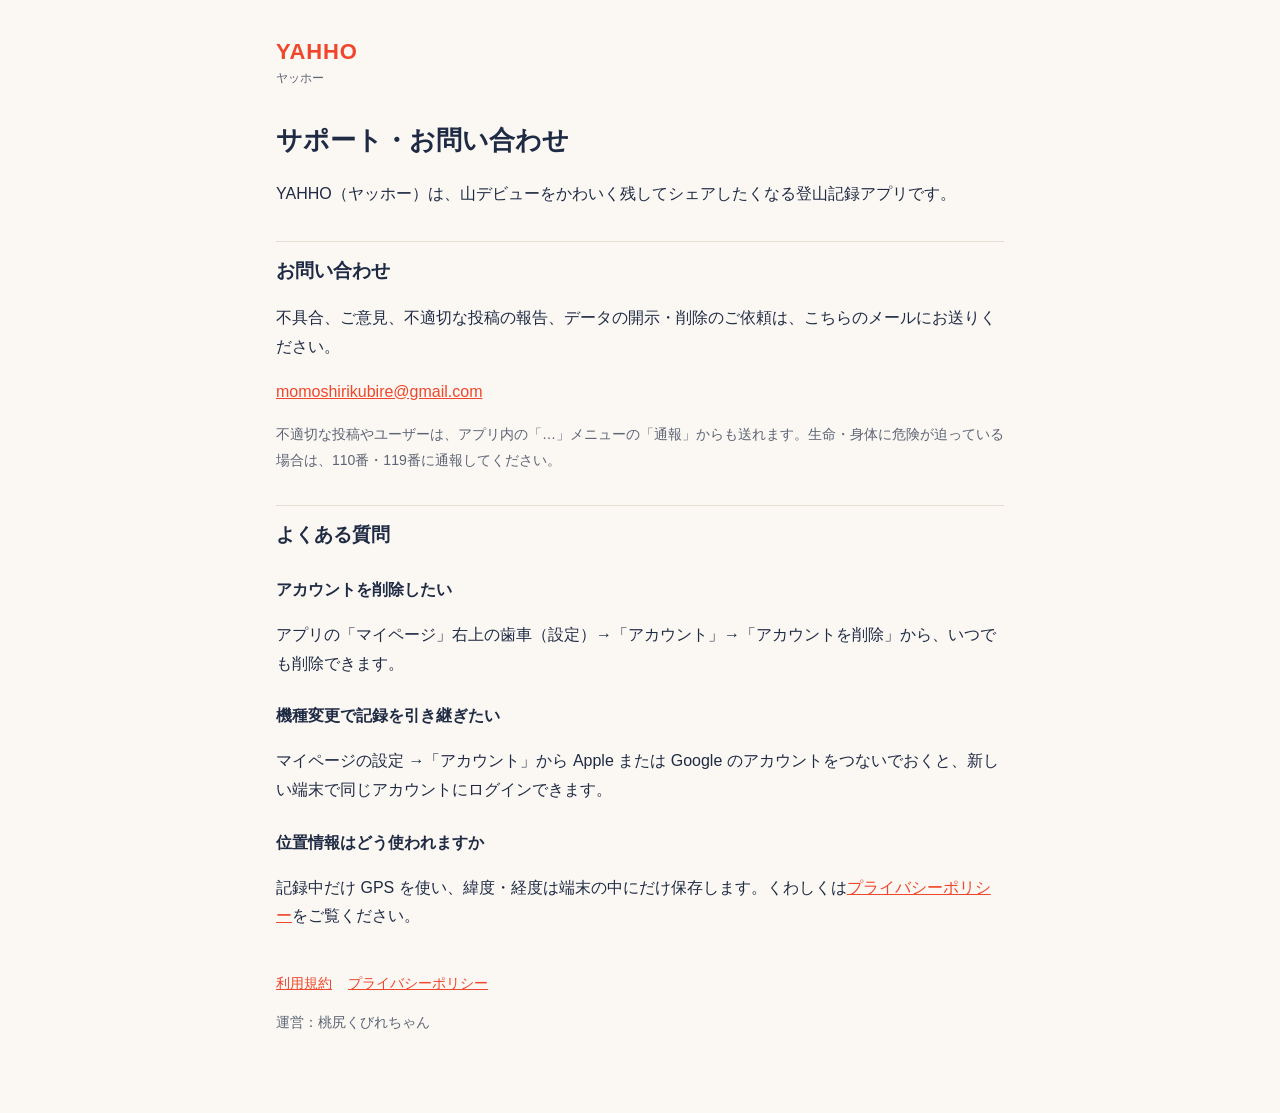
<file: index.html>
<!doctype html>
<html lang="ja">
<head>
<meta charset="utf-8">
<meta name="viewport" content="width=device-width, initial-scale=1">
<title>YAHHO サポート</title>
<link rel="stylesheet" href="style.css">
</head>
<body>
<main>
<header><a href="./">YAHHO</a><small>ヤッホー</small></header>
<h1>サポート・お問い合わせ</h1>
<p>YAHHO（ヤッホー）は、山デビューをかわいく残してシェアしたくなる登山記録アプリです。</p>

<h2>お問い合わせ</h2>
<p>不具合、ご意見、不適切な投稿の報告、データの開示・削除のご依頼は、こちらのメールにお送りください。</p>
<p><a href="mailto:momoshirikubire@gmail.com">momoshirikubire@gmail.com</a></p>
<p class="muted">不適切な投稿やユーザーは、アプリ内の「…」メニューの「通報」からも送れます。生命・身体に危険が迫っている場合は、110番・119番に通報してください。</p>

<h2>よくある質問</h2>
<h3>アカウントを削除したい</h3>
<p>アプリの「マイページ」右上の歯車（設定）→「アカウント」→「アカウントを削除」から、いつでも削除できます。</p>
<h3>機種変更で記録を引き継ぎたい</h3>
<p>マイページの設定 →「アカウント」から Apple または Google のアカウントをつないでおくと、新しい端末で同じアカウントにログインできます。</p>
<h3>位置情報はどう使われますか</h3>
<p>記録中だけ GPS を使い、緯度・経度は端末の中にだけ保存します。くわしくは<a href="privacy.html">プライバシーポリシー</a>をご覧ください。</p>

<nav><a href="terms.html">利用規約</a><a href="privacy.html">プライバシーポリシー</a></nav>
<p class="muted">運営：桃尻くびれちゃん</p>
</main>
</body>
</html>
</file>
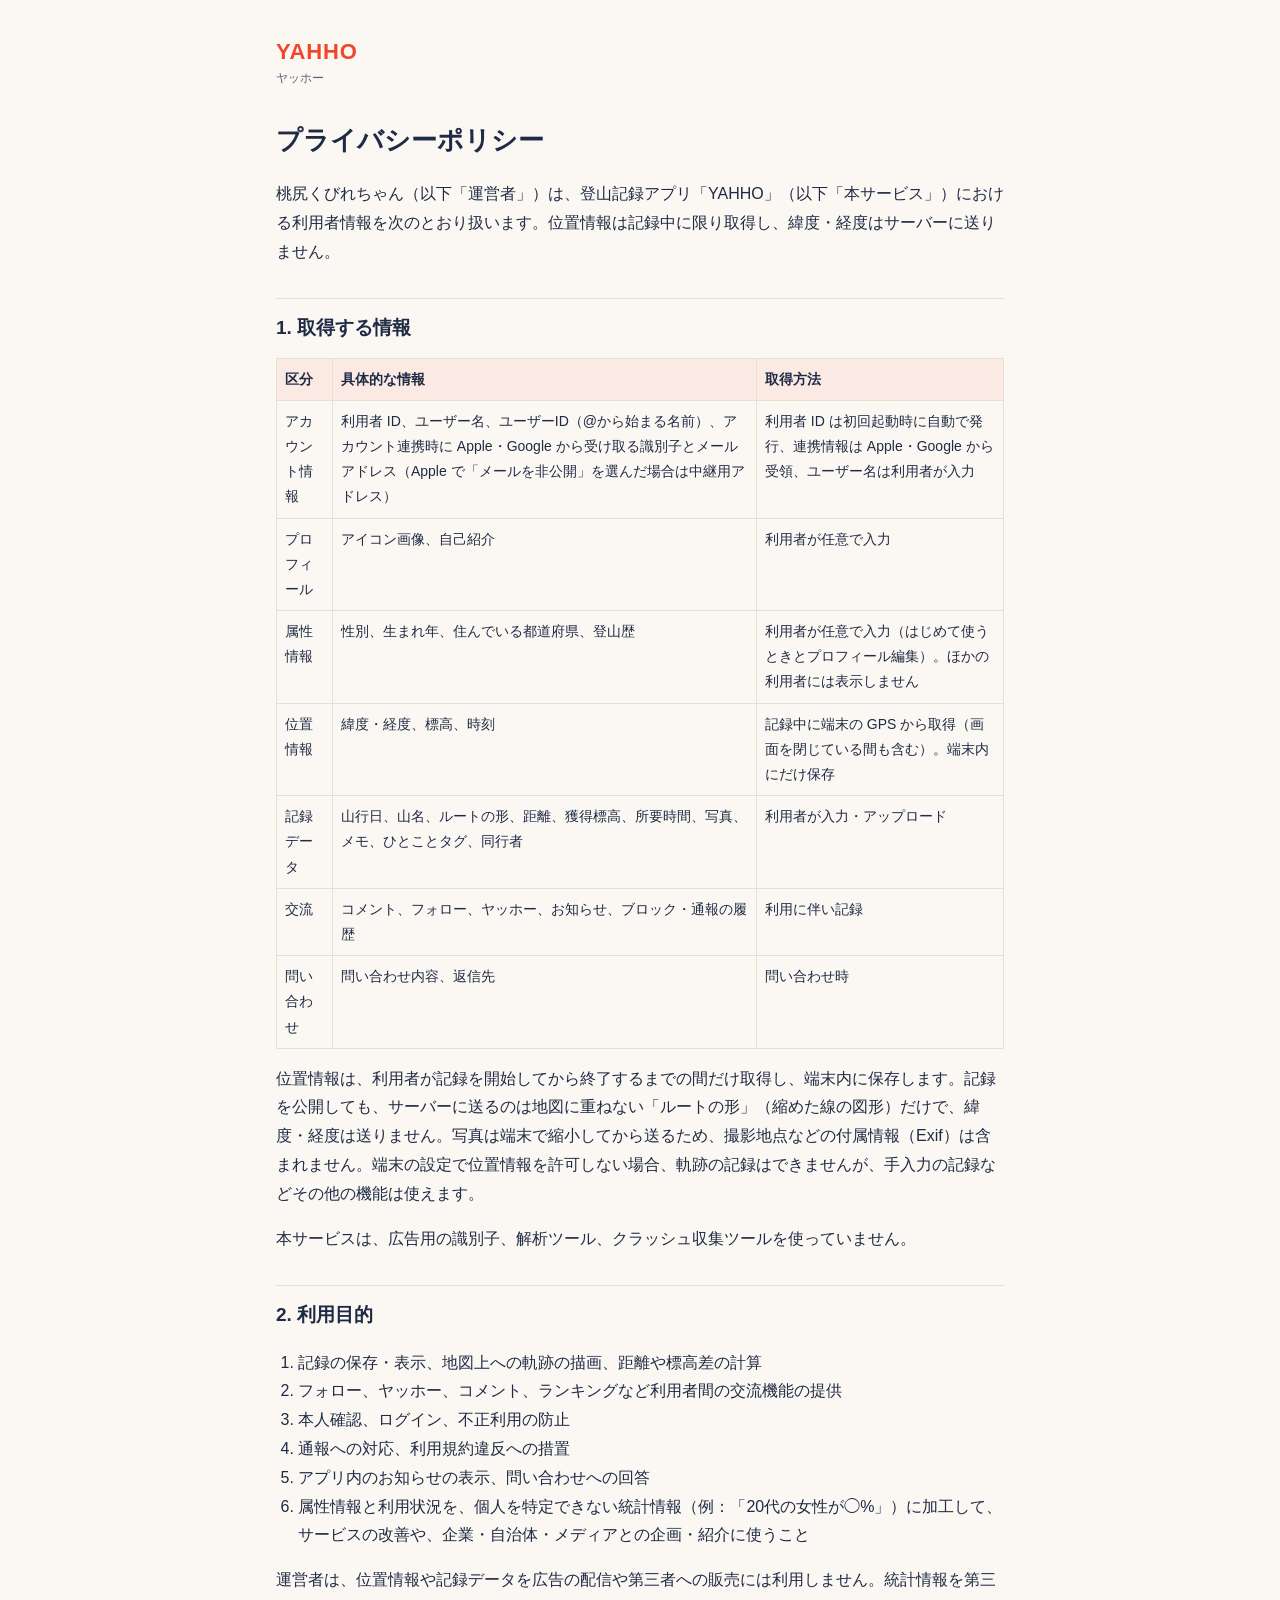
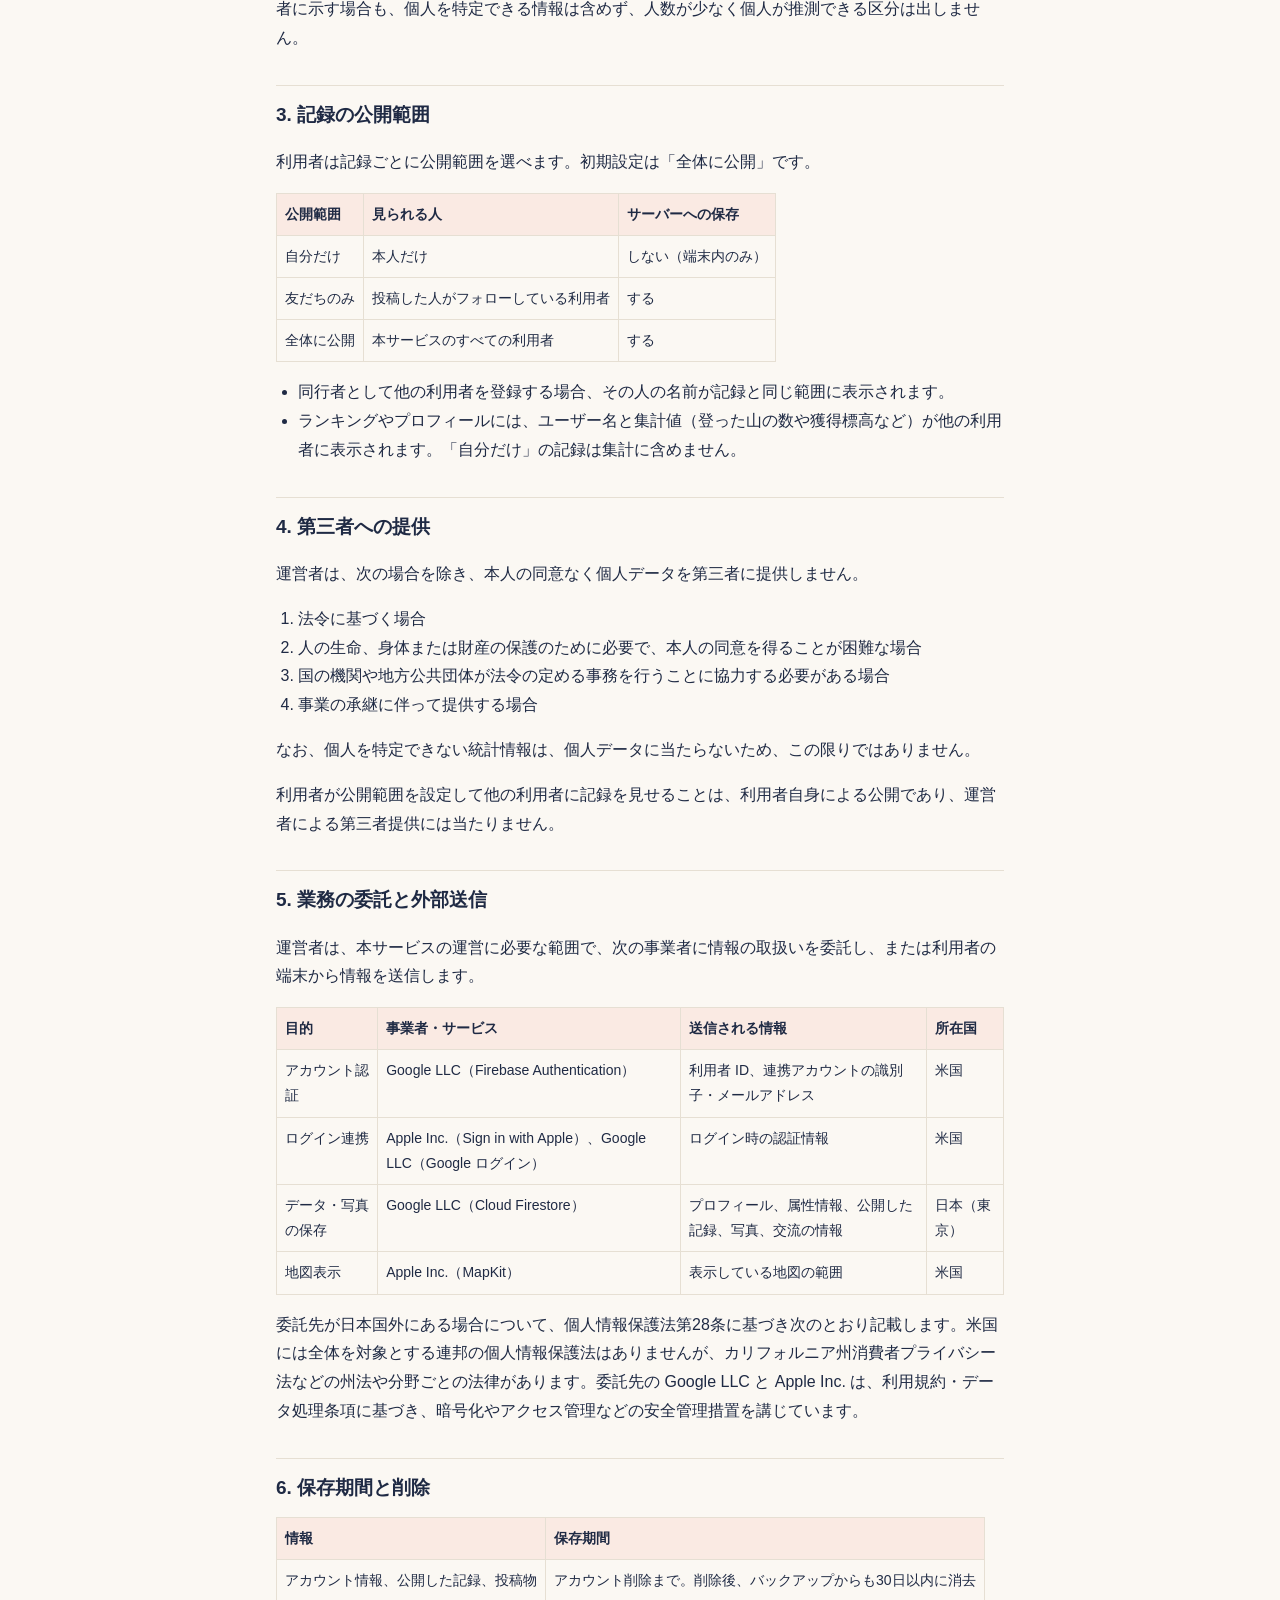
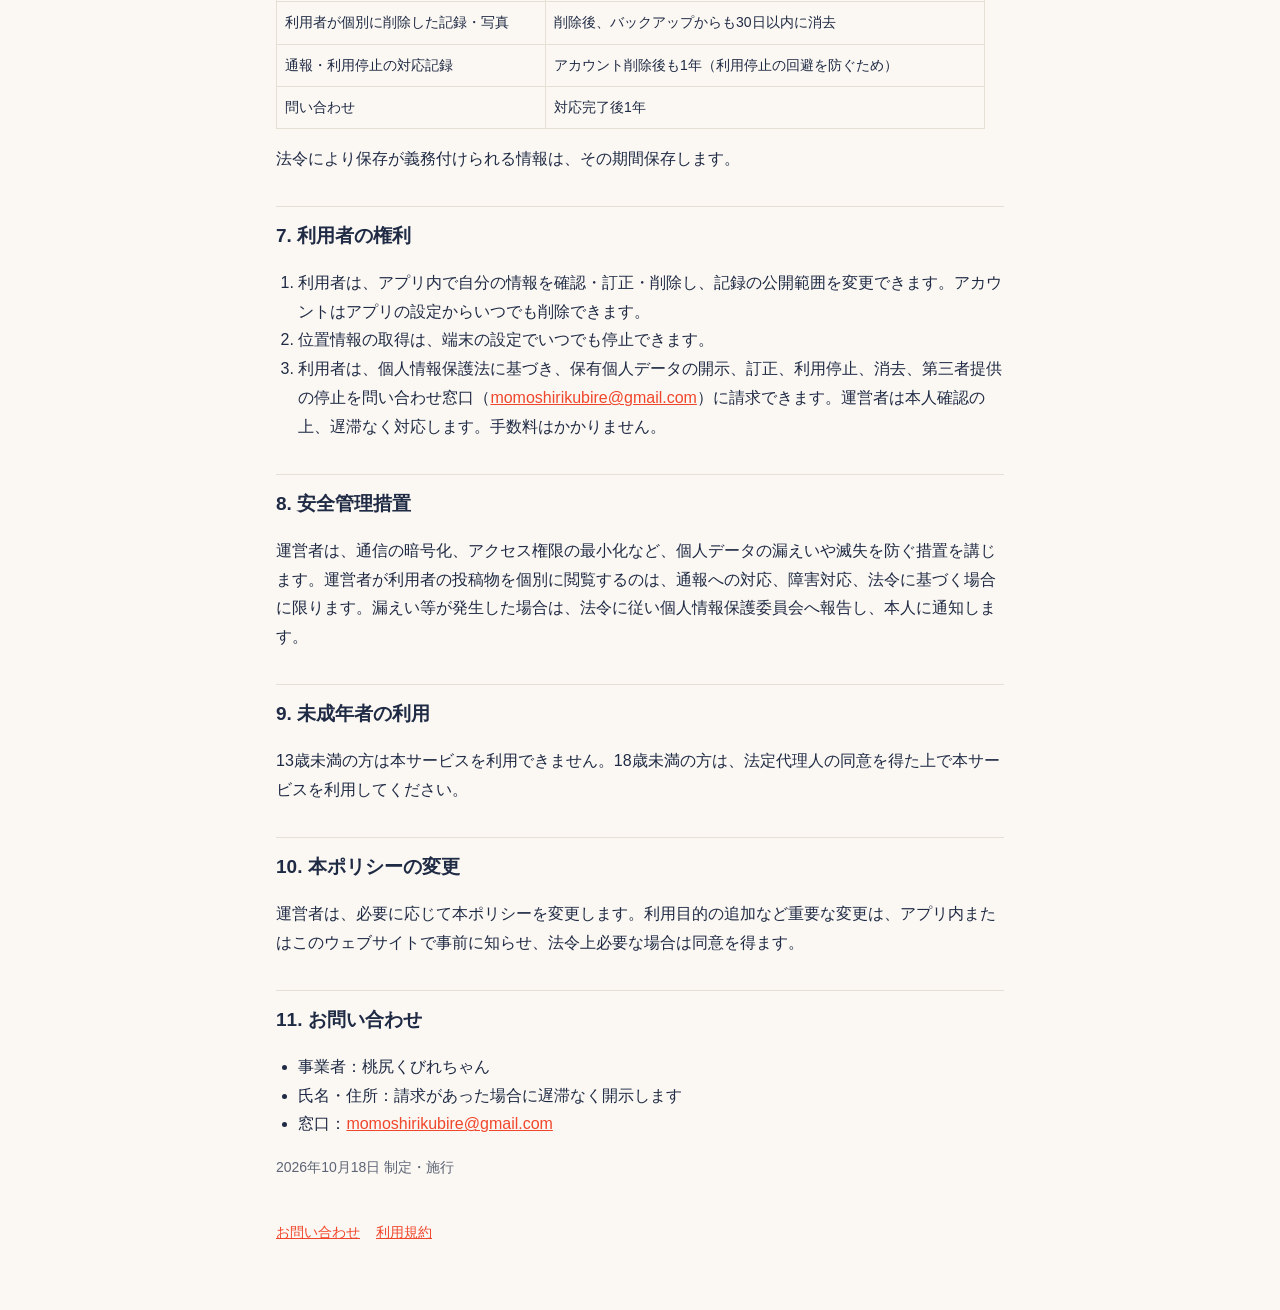
<file: privacy.html>
<!doctype html>
<html lang="ja">
<head>
<meta charset="utf-8">
<meta name="viewport" content="width=device-width, initial-scale=1">
<title>プライバシーポリシー | YAHHO</title>
<link rel="stylesheet" href="style.css">
</head>
<body>
<main>
<header><a href="./">YAHHO</a><small>ヤッホー</small></header>
<h1>プライバシーポリシー</h1>
<p>桃尻くびれちゃん（以下「運営者」）は、登山記録アプリ「YAHHO」（以下「本サービス」）における利用者情報を次のとおり扱います。位置情報は記録中に限り取得し、緯度・経度はサーバーに送りません。</p>

<h2>1. 取得する情報</h2>
<table>
<tr><th>区分</th><th>具体的な情報</th><th>取得方法</th></tr>
<tr><td>アカウント情報</td><td>利用者 ID、ユーザー名、ユーザーID（@から始まる名前）、アカウント連携時に Apple・Google から受け取る識別子とメールアドレス（Apple で「メールを非公開」を選んだ場合は中継用アドレス）</td><td>利用者 ID は初回起動時に自動で発行、連携情報は Apple・Google から受領、ユーザー名は利用者が入力</td></tr>
<tr><td>プロフィール</td><td>アイコン画像、自己紹介</td><td>利用者が任意で入力</td></tr>
<tr><td>属性情報</td><td>性別、生まれ年、住んでいる都道府県、登山歴</td><td>利用者が任意で入力（はじめて使うときとプロフィール編集）。ほかの利用者には表示しません</td></tr>
<tr><td>位置情報</td><td>緯度・経度、標高、時刻</td><td>記録中に端末の GPS から取得（画面を閉じている間も含む）。端末内にだけ保存</td></tr>
<tr><td>記録データ</td><td>山行日、山名、ルートの形、距離、獲得標高、所要時間、写真、メモ、ひとことタグ、同行者</td><td>利用者が入力・アップロード</td></tr>
<tr><td>交流</td><td>コメント、フォロー、ヤッホー、お知らせ、ブロック・通報の履歴</td><td>利用に伴い記録</td></tr>
<tr><td>問い合わせ</td><td>問い合わせ内容、返信先</td><td>問い合わせ時</td></tr>
</table>
<p>位置情報は、利用者が記録を開始してから終了するまでの間だけ取得し、端末内に保存します。記録を公開しても、サーバーに送るのは地図に重ねない「ルートの形」（縮めた線の図形）だけで、緯度・経度は送りません。写真は端末で縮小してから送るため、撮影地点などの付属情報（Exif）は含まれません。端末の設定で位置情報を許可しない場合、軌跡の記録はできませんが、手入力の記録などその他の機能は使えます。</p>
<p>本サービスは、広告用の識別子、解析ツール、クラッシュ収集ツールを使っていません。</p>

<h2>2. 利用目的</h2>
<ol>
<li>記録の保存・表示、地図上への軌跡の描画、距離や標高差の計算</li>
<li>フォロー、ヤッホー、コメント、ランキングなど利用者間の交流機能の提供</li>
<li>本人確認、ログイン、不正利用の防止</li>
<li>通報への対応、利用規約違反への措置</li>
<li>アプリ内のお知らせの表示、問い合わせへの回答</li>
<li>属性情報と利用状況を、個人を特定できない統計情報（例：「20代の女性が◯%」）に加工して、サービスの改善や、企業・自治体・メディアとの企画・紹介に使うこと</li>
</ol>
<p>運営者は、位置情報や記録データを広告の配信や第三者への販売には利用しません。統計情報を第三者に示す場合も、個人を特定できる情報は含めず、人数が少なく個人が推測できる区分は出しません。</p>

<h2>3. 記録の公開範囲</h2>
<p>利用者は記録ごとに公開範囲を選べます。初期設定は「全体に公開」です。</p>
<table>
<tr><th>公開範囲</th><th>見られる人</th><th>サーバーへの保存</th></tr>
<tr><td>自分だけ</td><td>本人だけ</td><td>しない（端末内のみ）</td></tr>
<tr><td>友だちのみ</td><td>投稿した人がフォローしている利用者</td><td>する</td></tr>
<tr><td>全体に公開</td><td>本サービスのすべての利用者</td><td>する</td></tr>
</table>
<ul>
<li>同行者として他の利用者を登録する場合、その人の名前が記録と同じ範囲に表示されます。</li>
<li>ランキングやプロフィールには、ユーザー名と集計値（登った山の数や獲得標高など）が他の利用者に表示されます。「自分だけ」の記録は集計に含めません。</li>
</ul>

<h2>4. 第三者への提供</h2>
<p>運営者は、次の場合を除き、本人の同意なく個人データを第三者に提供しません。</p>
<ol>
<li>法令に基づく場合</li>
<li>人の生命、身体または財産の保護のために必要で、本人の同意を得ることが困難な場合</li>
<li>国の機関や地方公共団体が法令の定める事務を行うことに協力する必要がある場合</li>
<li>事業の承継に伴って提供する場合</li>
</ol>
<p>なお、個人を特定できない統計情報は、個人データに当たらないため、この限りではありません。</p>
<p>利用者が公開範囲を設定して他の利用者に記録を見せることは、利用者自身による公開であり、運営者による第三者提供には当たりません。</p>

<h2>5. 業務の委託と外部送信</h2>
<p>運営者は、本サービスの運営に必要な範囲で、次の事業者に情報の取扱いを委託し、または利用者の端末から情報を送信します。</p>
<table>
<tr><th>目的</th><th>事業者・サービス</th><th>送信される情報</th><th>所在国</th></tr>
<tr><td>アカウント認証</td><td>Google LLC（Firebase Authentication）</td><td>利用者 ID、連携アカウントの識別子・メールアドレス</td><td>米国</td></tr>
<tr><td>ログイン連携</td><td>Apple Inc.（Sign in with Apple）、Google LLC（Google ログイン）</td><td>ログイン時の認証情報</td><td>米国</td></tr>
<tr><td>データ・写真の保存</td><td>Google LLC（Cloud Firestore）</td><td>プロフィール、属性情報、公開した記録、写真、交流の情報</td><td>日本（東京）</td></tr>
<tr><td>地図表示</td><td>Apple Inc.（MapKit）</td><td>表示している地図の範囲</td><td>米国</td></tr>
</table>
<p>委託先が日本国外にある場合について、個人情報保護法第28条に基づき次のとおり記載します。米国には全体を対象とする連邦の個人情報保護法はありませんが、カリフォルニア州消費者プライバシー法などの州法や分野ごとの法律があります。委託先の Google LLC と Apple Inc. は、利用規約・データ処理条項に基づき、暗号化やアクセス管理などの安全管理措置を講じています。</p>

<h2>6. 保存期間と削除</h2>
<table>
<tr><th>情報</th><th>保存期間</th></tr>
<tr><td>アカウント情報、公開した記録、投稿物</td><td>アカウント削除まで。削除後、バックアップからも30日以内に消去</td></tr>
<tr><td>利用者が個別に削除した記録・写真</td><td>削除後、バックアップからも30日以内に消去</td></tr>
<tr><td>通報・利用停止の対応記録</td><td>アカウント削除後も1年（利用停止の回避を防ぐため）</td></tr>
<tr><td>問い合わせ</td><td>対応完了後1年</td></tr>
</table>
<p>法令により保存が義務付けられる情報は、その期間保存します。</p>

<h2>7. 利用者の権利</h2>
<ol>
<li>利用者は、アプリ内で自分の情報を確認・訂正・削除し、記録の公開範囲を変更できます。アカウントはアプリの設定からいつでも削除できます。</li>
<li>位置情報の取得は、端末の設定でいつでも停止できます。</li>
<li>利用者は、個人情報保護法に基づき、保有個人データの開示、訂正、利用停止、消去、第三者提供の停止を問い合わせ窓口（<a href="mailto:momoshirikubire@gmail.com">momoshirikubire@gmail.com</a>）に請求できます。運営者は本人確認の上、遅滞なく対応します。手数料はかかりません。</li>
</ol>

<h2>8. 安全管理措置</h2>
<p>運営者は、通信の暗号化、アクセス権限の最小化など、個人データの漏えいや滅失を防ぐ措置を講じます。運営者が利用者の投稿物を個別に閲覧するのは、通報への対応、障害対応、法令に基づく場合に限ります。漏えい等が発生した場合は、法令に従い個人情報保護委員会へ報告し、本人に通知します。</p>

<h2>9. 未成年者の利用</h2>
<p>13歳未満の方は本サービスを利用できません。18歳未満の方は、法定代理人の同意を得た上で本サービスを利用してください。</p>

<h2>10. 本ポリシーの変更</h2>
<p>運営者は、必要に応じて本ポリシーを変更します。利用目的の追加など重要な変更は、アプリ内またはこのウェブサイトで事前に知らせ、法令上必要な場合は同意を得ます。</p>

<h2>11. お問い合わせ</h2>
<ul>
<li>事業者：桃尻くびれちゃん</li>
<li>氏名・住所：請求があった場合に遅滞なく開示します</li>
<li>窓口：<a href="mailto:momoshirikubire@gmail.com">momoshirikubire@gmail.com</a></li>
</ul>

<p class="muted">2026年10月18日 制定・施行</p>
<nav><a href="./">お問い合わせ</a><a href="terms.html">利用規約</a></nav>
</main>
</body>
</html>
</file>
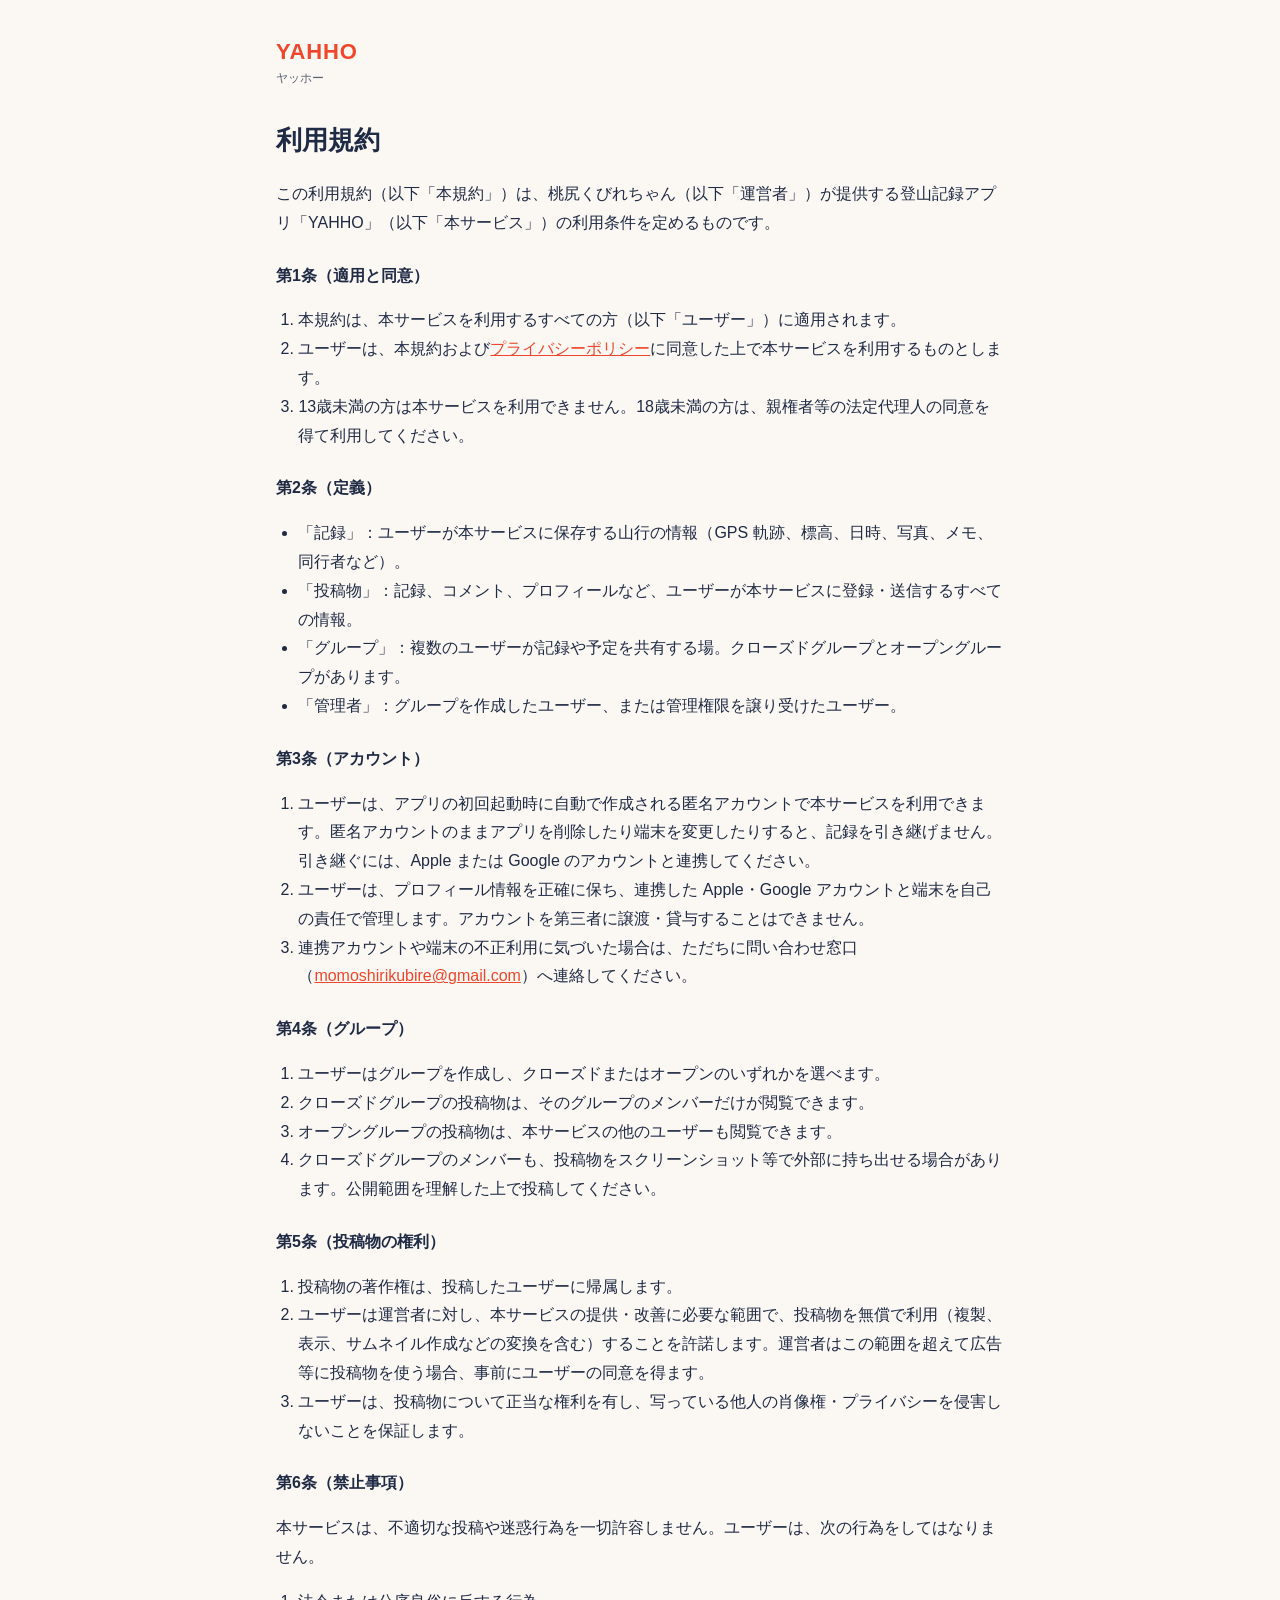
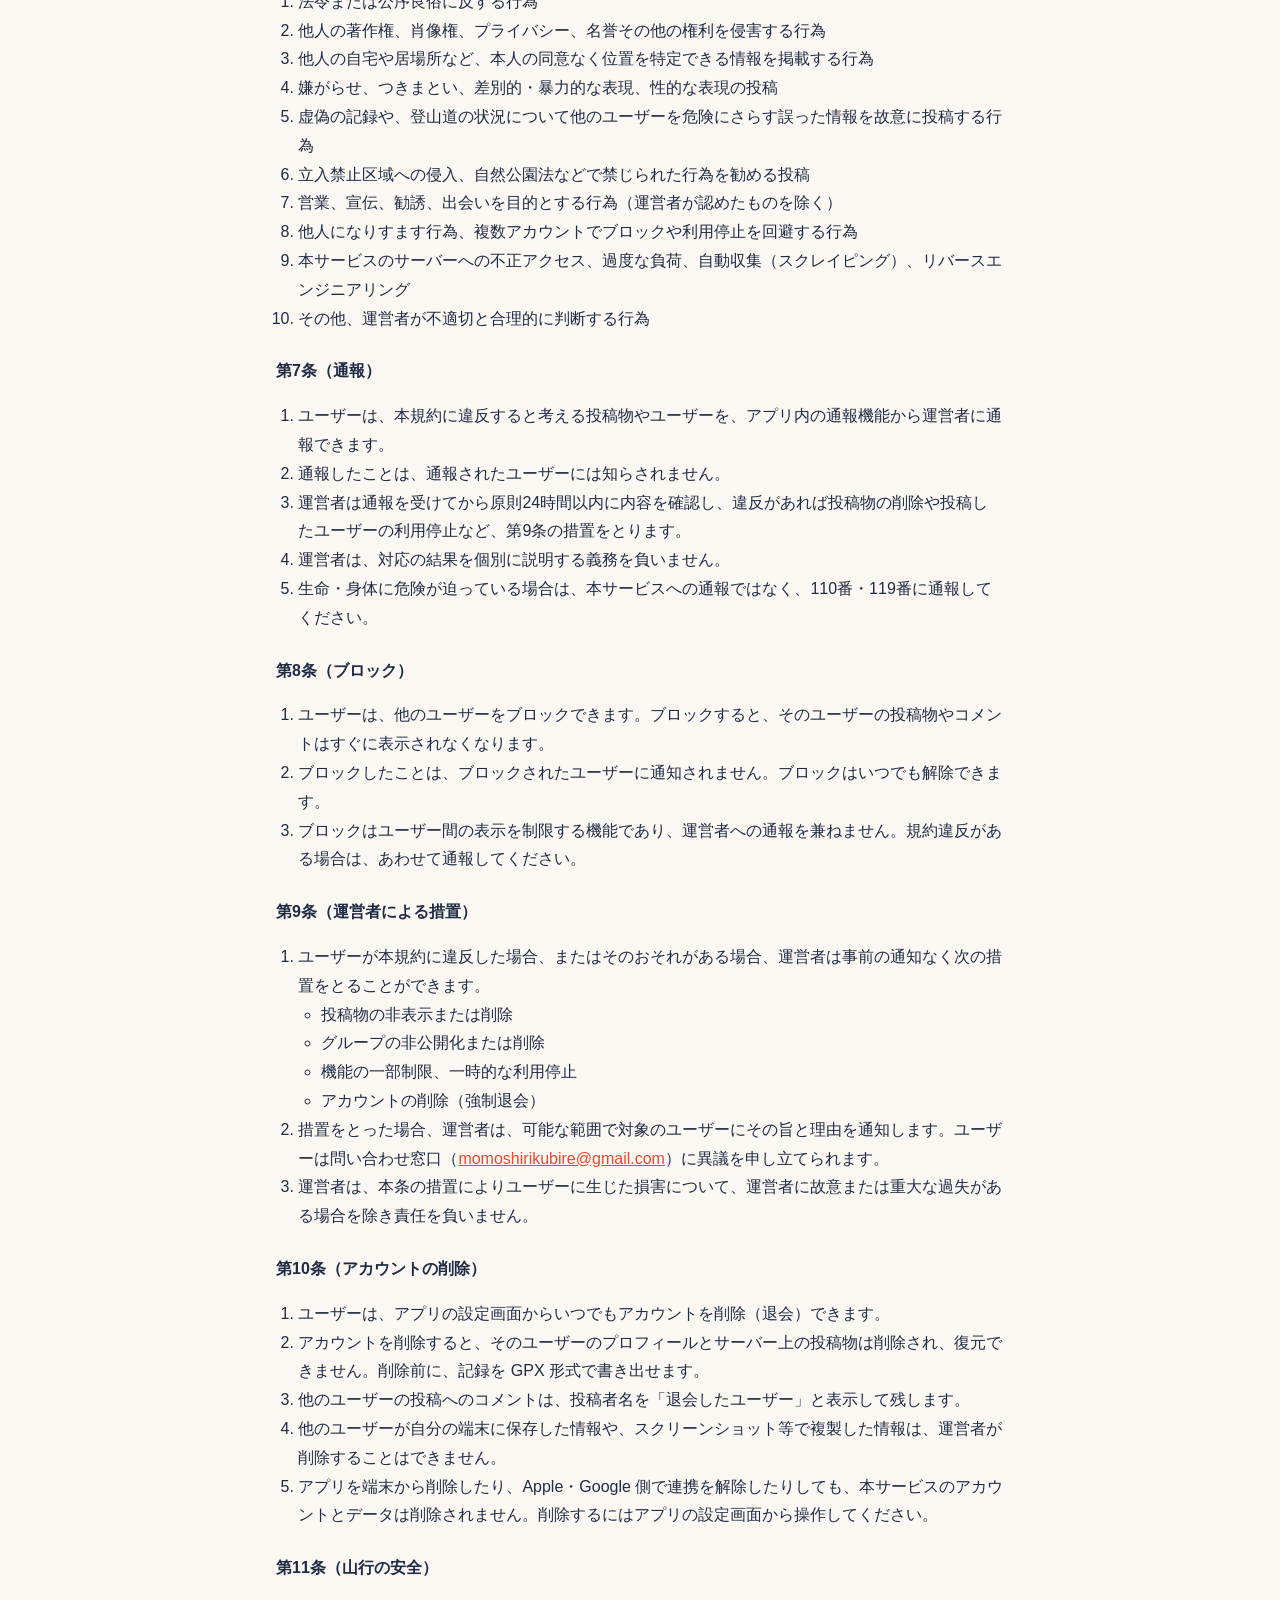
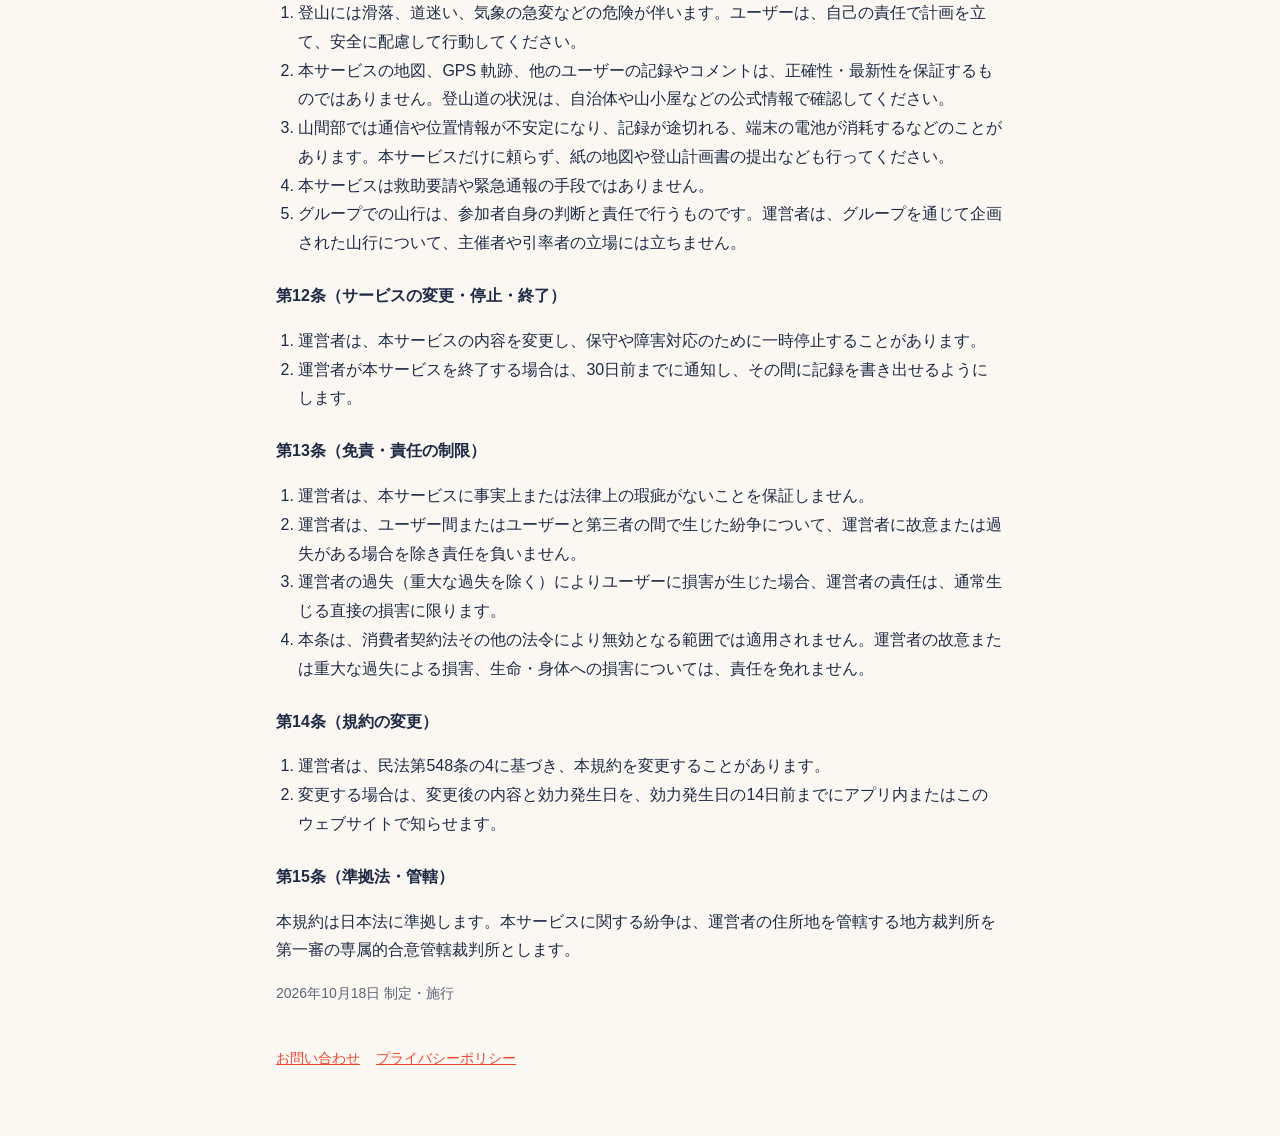
<file: terms.html>
<!doctype html>
<html lang="ja">
<head>
<meta charset="utf-8">
<meta name="viewport" content="width=device-width, initial-scale=1">
<title>利用規約 | YAHHO</title>
<link rel="stylesheet" href="style.css">
</head>
<body>
<main>
<header><a href="./">YAHHO</a><small>ヤッホー</small></header>
<h1>利用規約</h1>
<p>この利用規約（以下「本規約」）は、桃尻くびれちゃん（以下「運営者」）が提供する登山記録アプリ「YAHHO」（以下「本サービス」）の利用条件を定めるものです。</p>

<h3>第1条（適用と同意）</h3>
<ol>
<li>本規約は、本サービスを利用するすべての方（以下「ユーザー」）に適用されます。</li>
<li>ユーザーは、本規約および<a href="privacy.html">プライバシーポリシー</a>に同意した上で本サービスを利用するものとします。</li>
<li>13歳未満の方は本サービスを利用できません。18歳未満の方は、親権者等の法定代理人の同意を得て利用してください。</li>
</ol>

<h3>第2条（定義）</h3>
<ul>
<li>「記録」：ユーザーが本サービスに保存する山行の情報（GPS 軌跡、標高、日時、写真、メモ、同行者など）。</li>
<li>「投稿物」：記録、コメント、プロフィールなど、ユーザーが本サービスに登録・送信するすべての情報。</li>
<li>「グループ」：複数のユーザーが記録や予定を共有する場。クローズドグループとオープングループがあります。</li>
<li>「管理者」：グループを作成したユーザー、または管理権限を譲り受けたユーザー。</li>
</ul>

<h3>第3条（アカウント）</h3>
<ol>
<li>ユーザーは、アプリの初回起動時に自動で作成される匿名アカウントで本サービスを利用できます。匿名アカウントのままアプリを削除したり端末を変更したりすると、記録を引き継げません。引き継ぐには、Apple または Google のアカウントと連携してください。</li>
<li>ユーザーは、プロフィール情報を正確に保ち、連携した Apple・Google アカウントと端末を自己の責任で管理します。アカウントを第三者に譲渡・貸与することはできません。</li>
<li>連携アカウントや端末の不正利用に気づいた場合は、ただちに問い合わせ窓口（<a href="mailto:momoshirikubire@gmail.com">momoshirikubire@gmail.com</a>）へ連絡してください。</li>
</ol>

<h3>第4条（グループ）</h3>
<ol>
<li>ユーザーはグループを作成し、クローズドまたはオープンのいずれかを選べます。</li>
<li>クローズドグループの投稿物は、そのグループのメンバーだけが閲覧できます。</li>
<li>オープングループの投稿物は、本サービスの他のユーザーも閲覧できます。</li>
<li>クローズドグループのメンバーも、投稿物をスクリーンショット等で外部に持ち出せる場合があります。公開範囲を理解した上で投稿してください。</li>
</ol>

<h3>第5条（投稿物の権利）</h3>
<ol>
<li>投稿物の著作権は、投稿したユーザーに帰属します。</li>
<li>ユーザーは運営者に対し、本サービスの提供・改善に必要な範囲で、投稿物を無償で利用（複製、表示、サムネイル作成などの変換を含む）することを許諾します。運営者はこの範囲を超えて広告等に投稿物を使う場合、事前にユーザーの同意を得ます。</li>
<li>ユーザーは、投稿物について正当な権利を有し、写っている他人の肖像権・プライバシーを侵害しないことを保証します。</li>
</ol>

<h3>第6条（禁止事項）</h3>
<p>本サービスは、不適切な投稿や迷惑行為を一切許容しません。ユーザーは、次の行為をしてはなりません。</p>
<ol>
<li>法令または公序良俗に反する行為</li>
<li>他人の著作権、肖像権、プライバシー、名誉その他の権利を侵害する行為</li>
<li>他人の自宅や居場所など、本人の同意なく位置を特定できる情報を掲載する行為</li>
<li>嫌がらせ、つきまとい、差別的・暴力的な表現、性的な表現の投稿</li>
<li>虚偽の記録や、登山道の状況について他のユーザーを危険にさらす誤った情報を故意に投稿する行為</li>
<li>立入禁止区域への侵入、自然公園法などで禁じられた行為を勧める投稿</li>
<li>営業、宣伝、勧誘、出会いを目的とする行為（運営者が認めたものを除く）</li>
<li>他人になりすます行為、複数アカウントでブロックや利用停止を回避する行為</li>
<li>本サービスのサーバーへの不正アクセス、過度な負荷、自動収集（スクレイピング）、リバースエンジニアリング</li>
<li>その他、運営者が不適切と合理的に判断する行為</li>
</ol>

<h3>第7条（通報）</h3>
<ol>
<li>ユーザーは、本規約に違反すると考える投稿物やユーザーを、アプリ内の通報機能から運営者に通報できます。</li>
<li>通報したことは、通報されたユーザーには知らされません。</li>
<li>運営者は通報を受けてから原則24時間以内に内容を確認し、違反があれば投稿物の削除や投稿したユーザーの利用停止など、第9条の措置をとります。</li>
<li>運営者は、対応の結果を個別に説明する義務を負いません。</li>
<li>生命・身体に危険が迫っている場合は、本サービスへの通報ではなく、110番・119番に通報してください。</li>
</ol>

<h3>第8条（ブロック）</h3>
<ol>
<li>ユーザーは、他のユーザーをブロックできます。ブロックすると、そのユーザーの投稿物やコメントはすぐに表示されなくなります。</li>
<li>ブロックしたことは、ブロックされたユーザーに通知されません。ブロックはいつでも解除できます。</li>
<li>ブロックはユーザー間の表示を制限する機能であり、運営者への通報を兼ねません。規約違反がある場合は、あわせて通報してください。</li>
</ol>

<h3>第9条（運営者による措置）</h3>
<ol>
<li>ユーザーが本規約に違反した場合、またはそのおそれがある場合、運営者は事前の通知なく次の措置をとることができます。
<ul>
<li>投稿物の非表示または削除</li>
<li>グループの非公開化または削除</li>
<li>機能の一部制限、一時的な利用停止</li>
<li>アカウントの削除（強制退会）</li>
</ul></li>
<li>措置をとった場合、運営者は、可能な範囲で対象のユーザーにその旨と理由を通知します。ユーザーは問い合わせ窓口（<a href="mailto:momoshirikubire@gmail.com">momoshirikubire@gmail.com</a>）に異議を申し立てられます。</li>
<li>運営者は、本条の措置によりユーザーに生じた損害について、運営者に故意または重大な過失がある場合を除き責任を負いません。</li>
</ol>

<h3>第10条（アカウントの削除）</h3>
<ol>
<li>ユーザーは、アプリの設定画面からいつでもアカウントを削除（退会）できます。</li>
<li>アカウントを削除すると、そのユーザーのプロフィールとサーバー上の投稿物は削除され、復元できません。削除前に、記録を GPX 形式で書き出せます。</li>
<li>他のユーザーの投稿へのコメントは、投稿者名を「退会したユーザー」と表示して残します。</li>
<li>他のユーザーが自分の端末に保存した情報や、スクリーンショット等で複製した情報は、運営者が削除することはできません。</li>
<li>アプリを端末から削除したり、Apple・Google 側で連携を解除したりしても、本サービスのアカウントとデータは削除されません。削除するにはアプリの設定画面から操作してください。</li>
</ol>

<h3>第11条（山行の安全）</h3>
<ol>
<li>登山には滑落、道迷い、気象の急変などの危険が伴います。ユーザーは、自己の責任で計画を立て、安全に配慮して行動してください。</li>
<li>本サービスの地図、GPS 軌跡、他のユーザーの記録やコメントは、正確性・最新性を保証するものではありません。登山道の状況は、自治体や山小屋などの公式情報で確認してください。</li>
<li>山間部では通信や位置情報が不安定になり、記録が途切れる、端末の電池が消耗するなどのことがあります。本サービスだけに頼らず、紙の地図や登山計画書の提出なども行ってください。</li>
<li>本サービスは救助要請や緊急通報の手段ではありません。</li>
<li>グループでの山行は、参加者自身の判断と責任で行うものです。運営者は、グループを通じて企画された山行について、主催者や引率者の立場には立ちません。</li>
</ol>

<h3>第12条（サービスの変更・停止・終了）</h3>
<ol>
<li>運営者は、本サービスの内容を変更し、保守や障害対応のために一時停止することがあります。</li>
<li>運営者が本サービスを終了する場合は、30日前までに通知し、その間に記録を書き出せるようにします。</li>
</ol>

<h3>第13条（免責・責任の制限）</h3>
<ol>
<li>運営者は、本サービスに事実上または法律上の瑕疵がないことを保証しません。</li>
<li>運営者は、ユーザー間またはユーザーと第三者の間で生じた紛争について、運営者に故意または過失がある場合を除き責任を負いません。</li>
<li>運営者の過失（重大な過失を除く）によりユーザーに損害が生じた場合、運営者の責任は、通常生じる直接の損害に限ります。</li>
<li>本条は、消費者契約法その他の法令により無効となる範囲では適用されません。運営者の故意または重大な過失による損害、生命・身体への損害については、責任を免れません。</li>
</ol>

<h3>第14条（規約の変更）</h3>
<ol>
<li>運営者は、民法第548条の4に基づき、本規約を変更することがあります。</li>
<li>変更する場合は、変更後の内容と効力発生日を、効力発生日の14日前までにアプリ内またはこのウェブサイトで知らせます。</li>
</ol>

<h3>第15条（準拠法・管轄）</h3>
<p>本規約は日本法に準拠します。本サービスに関する紛争は、運営者の住所地を管轄する地方裁判所を第一審の専属的合意管轄裁判所とします。</p>

<p class="muted">2026年10月18日 制定・施行</p>
<nav><a href="./">お問い合わせ</a><a href="privacy.html">プライバシーポリシー</a></nav>
</main>
</body>
</html>
</file>
<file: style.css>
:root{--ink:#1f2a44;--accent:#F0462B;--bg:#fbf8f3;--line:#e6dfd3;--muted:#5d6475}
@media (prefers-color-scheme:dark){:root{--ink:#eef0f5;--bg:#141821;--line:#2c3342;--muted:#a3a9b8}}
*{box-sizing:border-box}
body{margin:0;background:var(--bg);color:var(--ink);font-family:-apple-system,BlinkMacSystemFont,"Hiragino Sans","Noto Sans JP",sans-serif;line-height:1.8;font-size:16px}
main{max-width:760px;margin:0 auto;padding:32px 16px 64px}
header a{color:var(--accent);font-weight:800;text-decoration:none;font-size:22px;letter-spacing:.04em}
header small{display:block;color:var(--muted);font-size:12px;margin-top:-4px}
h1{font-size:26px;margin:28px 0 8px}
h2{font-size:19px;margin:32px 0 8px;padding-top:12px;border-top:1px solid var(--line)}
h3{font-size:16px;margin:24px 0 4px}
a{color:var(--accent)}
table{width:100%;border-collapse:collapse;margin:12px 0;font-size:14px;display:block;overflow-x:auto}
th,td{border:1px solid var(--line);padding:8px;text-align:left;vertical-align:top}
th{background:rgba(240,70,43,.08)}
ol,ul{padding-left:1.4em}
.muted{color:var(--muted);font-size:14px}
nav{display:flex;gap:16px;flex-wrap:wrap;margin-top:40px;font-size:14px}
</file>
